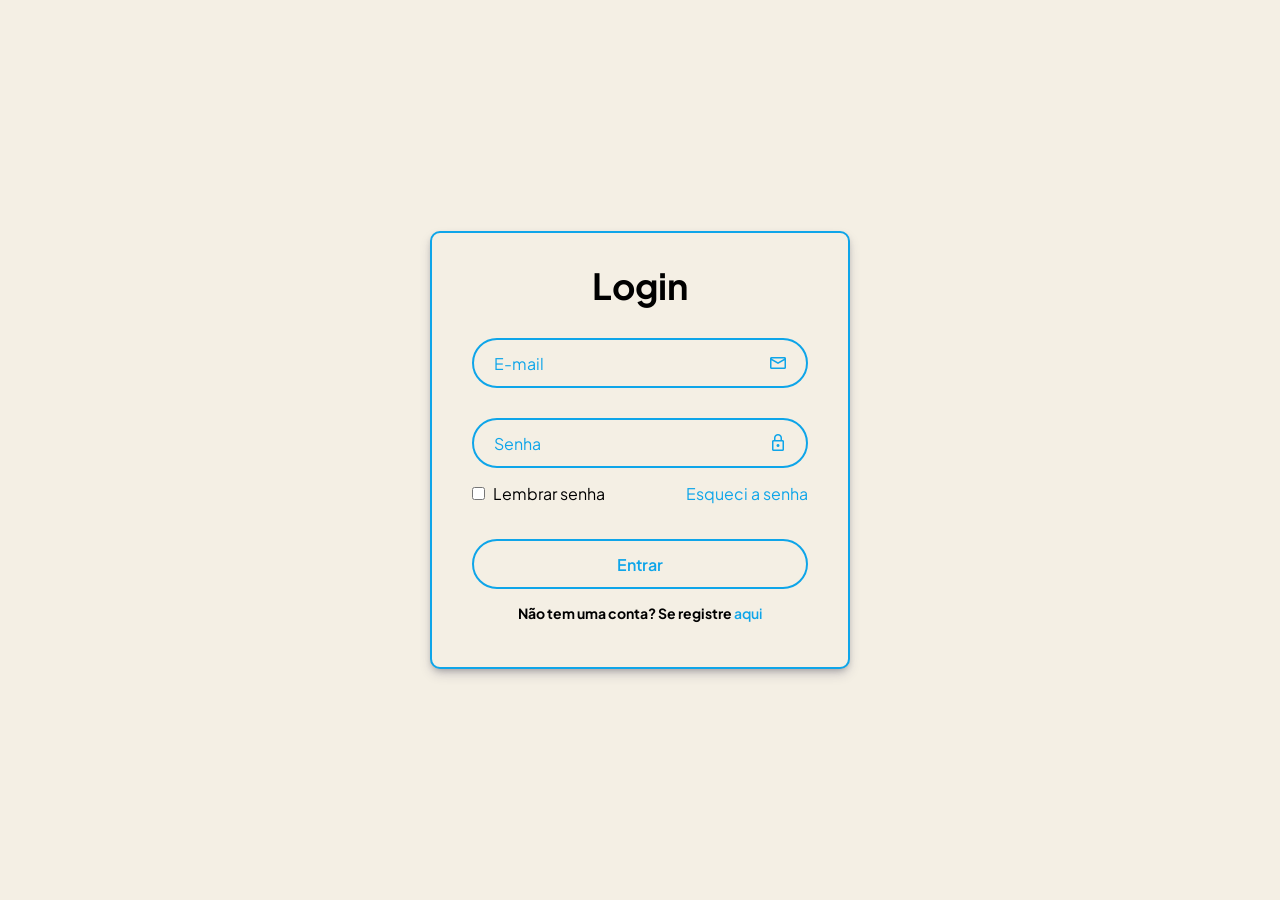
<file: index.html>
<!DOCTYPE html>
<html lang="pt-br">
<head>
    <meta charset="UTF-8">
    <meta name="viewport" content="width=device-width, initial-scale=1.0">
    <link rel="stylesheet" href="index.css">
    <link href="https://fonts.googleapis.com/css2?family=Material+Symbols+Outlined" rel="stylesheet" />
    <title>Login</title>
</head>
<body>
    <main>

        <form action="">

            <h1>Login</h1>

            <div class="input-box">
                <input placeholder="E-mail" type="email">
                <i class="material-symbols-outlined">mail</i>
            </div>

            <div class="input-box">
                <input placeholder="Senha" type="password">
                <i class="material-symbols-outlined">lock</i>
            </div>

            <div class="lembrar-senha">
                <label>
                    <input type="checkbox"> Lembrar senha
                </label>
                <a href="#">Esqueci a senha</a>
            </div>

            <button type="submit">Entrar</button>

            <div class="registrar">
            <h4>Não tem uma conta? Se registre <a href="cadastro.html">aqui</a></h4>
            </div>
            
        </form>

    </main>
</body>
</html>
</file>
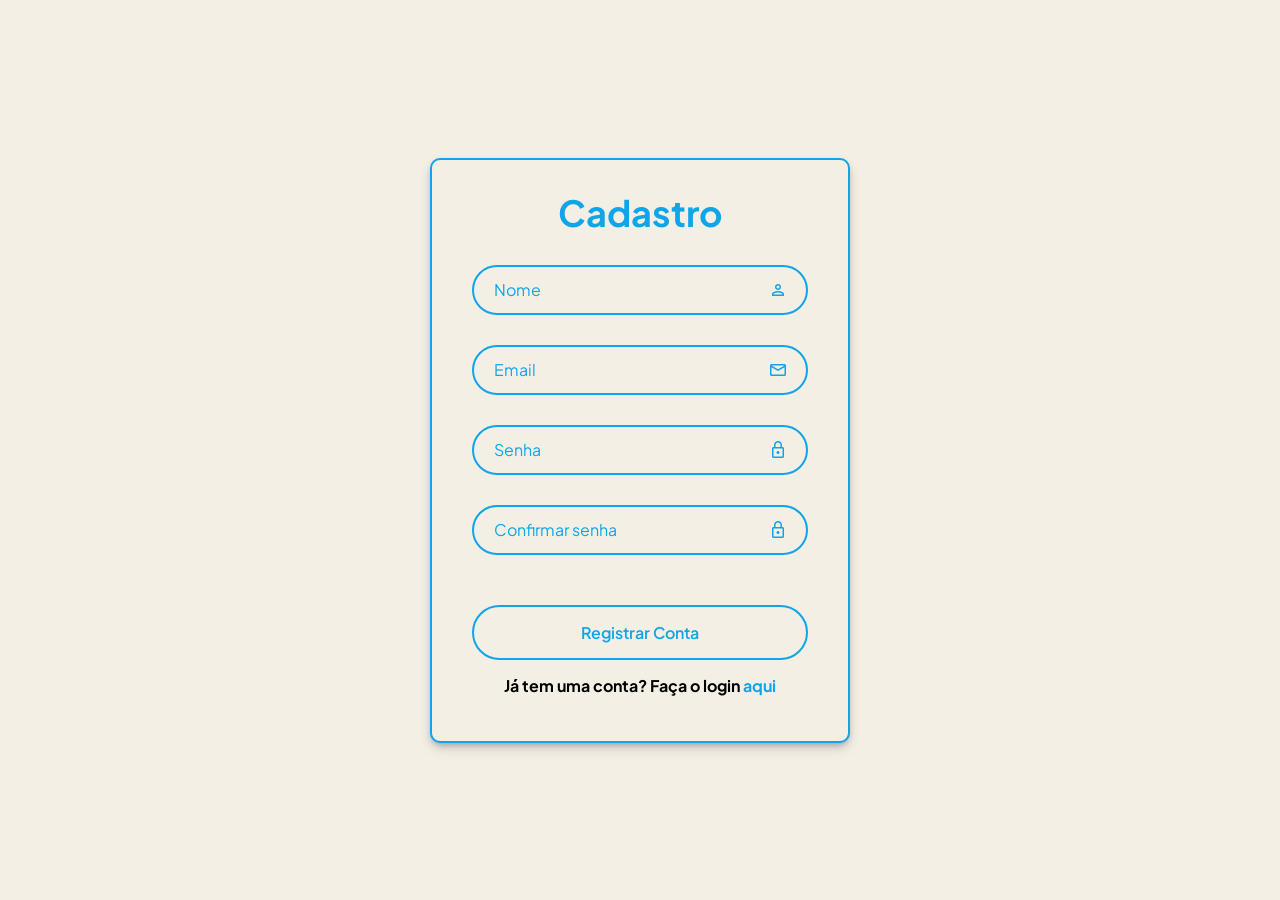
<file: cadastro.html>
<!DOCTYPE html>
<html lang="pt-br">
<head>
    <meta charset="UTF-8">
    <meta name="viewport" content="width=device-width, initial-scale=1.0">
    <link rel="stylesheet" href="cadastro.css">
    <link href="https://fonts.googleapis.com/css2?family=Material+Symbols+Outlined" rel="stylesheet" />
    <title>Cadastro</title>
</head>
<body>
    <main>
        <form action="">

            <h1>Cadastro</h1>

            <div class="input-box">
                <input placeholder="Nome" type="text">
                <i class="material-symbols-outlined">Person</i>
            </div>

            <div class="input-box">
                <input placeholder="Email" type="E-mail">
                <i class="material-symbols-outlined">mail</i>
            </div>

            <div class="input-box">
                <input placeholder="Senha" type="password">
                <i class="material-symbols-outlined">lock</i>
            </div>

            <div class="input-box">
                <input placeholder="Confirmar senha" type="password">
                <i class="material-symbols-outlined">lock</i>
            </div>

            <button type="submit">Registrar Conta</button>

            <div class="logar">
                <h4>Já tem uma conta? Faça o login <a href="index.html">aqui</a></h4>
            </div>

        </form>
    </main>
</body>
</html>
</file>
<file: index.css>
@import url('https://fonts.googleapis.com/css2?family=DM+Mono:ital,wght@0,300;0,400;0,500;1,300;1,400;1,500&family=Plus+Jakarta+Sans:ital,wght@0,200..800;1,200..800&display=swap');

*{
    padding: 0;
    margin: 0;
    box-sizing: border-box;
    font-family: 'Plus Jakarta Sans', sans-serif;
}

body{
    display: flex;
    justify-content: center;
    align-items: center;
    min-height: 100vh;
    background-color: #F4EFE4;
}

main{
    background-color: #F4EFE4;
    width: 420px;
    border: 2px solid #0EA5E9;
    border-radius: 10px;
    padding: 30px 40px;
    box-shadow: rgba(50, 50, 93, 0.25) 0px 6px 12px -2px, rgba(0, 0, 0, 0.3) 0px 3px 7px -3px; /*Peguei no site Css Scan*/
}

main h1{
    font-size: 36px;
    text-align: center;
}

.input-box {
    position: relative;
    width: 100%;
    height: 50px;
    margin: 30px 0;
}

.input-box input {
    width: 100%;
    height: 100%;
    background-color: transparent;
    border: 2px solid #0EA5E9;
    border-radius: 40px;
    outline: none;
    font-size: 16px;
    padding: 20px 45px 20px 20px;
}

.input-box input::placeholder {
    color: #0EA5E9;
}

.input-box i{
    position: absolute; /*Posicionar um elemento em um ponto específico*/
    right: 20px;
    top: 50%;
    transform: translateY(-50%);
     font-size: 20px;
     color: #0EA5E9;
}

.lembrar-senha {
    display: flex;
    justify-content: space-between;

    margin: -15px 0 15px; /*3 valores - paddin/margin: 20px 10px 30px - Em cima, dos lados, embaixo*/
}

.lembrar-senha label input {
    accent-color: #0EA5E9;
    margin-right: 5px;
}

.lembrar-senha a{
    text-decoration: none;
    color: #0EA5E9;
}

.lembrar-senha a:hover {
    color: #0792d3;
    text-decoration: underline;
}

button {
    width: 100%;
    height: 50px;
    background: transparent;
    border-radius: 40px;
    border: 2px solid #0EA5E9;
    color: #0EA5E9;
    cursor: pointer;
    font-size: 16px;
    font-weight: 600;
    margin-top: 20px;
}

button:hover {
    background-color: #0792d3;
    color: #000000;
    border-color: #0792d3;
    transition: 0.4s ease;
}

.registrar {
    font-size: 14px;
    text-align: center;
    margin: 15px 0 15px;
}

.registrar a {
    text-decoration: none;
    color: #0EA5E9;
    font-weight: 600;
}

.registrar a:hover {
    text-decoration: underline;
    color: #0792d3;
}
</file>
<file: cadastro.css>
@import url('https://fonts.googleapis.com/css2?family=DM+Mono:ital,wght@0,300;0,400;0,500;1,300;1,400;1,500&family=Plus+Jakarta+Sans:ital,wght@0,200..800;1,200..800&display=swap');

* {
    padding: 0;
    margin: 0;
    font-family: 'Plus Jakarta Sans', sans-serif;
    box-sizing: border-box;
}

body{
    display: flex;
    justify-content: center;
    align-items: center;
    min-height: 100vh;
    background-color: #F4EFE4;
}

main{
    background-color: #F4EFE4;
    width: 420px;
    border: 2px solid #0EA5E9;
    border-radius: 10px;
    padding: 30px 40px;
    box-shadow: rgba(50, 50, 93, 0.25) 0px 6px 12px -2px, rgba(0, 0, 0, 0.3) 0px 3px 7px -3px; /*Peguei no site Css Scan*/
}

main h1{
    text-align: center;
    font-size: 36px;
    color: #0EA5E9;
}

.input-box {
    position: relative;
    width: 100%;
    height: 50px;
    margin: 30px 0;
}

.input-box input {
    width: 100%;
    height: 100%;
    background-color: transparent;
    border: 2px solid #0EA5E9;
    border-radius: 40px;
    outline: none;
    font-size: 16px;
    padding: 0px 20px 0px 20px;
}

.input-box input::placeholder {
    color: #0EA5E9;
}

.input-box i{
    position: absolute;
    right: 20px;
    top: 50%;
    transform: translateY(-50%);
    color: #0EA5E9;
    font-size: 20px;
}

button{
    width: 100%;
    height: 100%;
    color: #0EA5E9;
    background-color: transparent;
    border: 2px solid #0EA5E9;
    border-radius: 40px;
    padding: 15px;
    font-size: 16px;
    cursor: pointer;
    font-weight: 600; /*Coloca como se fosse um negrito*/
    margin-top: 20px;
}

button:hover{
    color: black;
    background-color: #0792d3;
    transition: 0.4s ease;
    border-color: #0792d3;
}

.logar {
   padding: 15px; 
    font-size: 16px;
    text-align: center;
}

.logar a{
    text-decoration: none;
    color: #0EA5E9;
}

.logar a:hover{
    color: #0792d3;
    text-decoration: underline;
}
</file>
